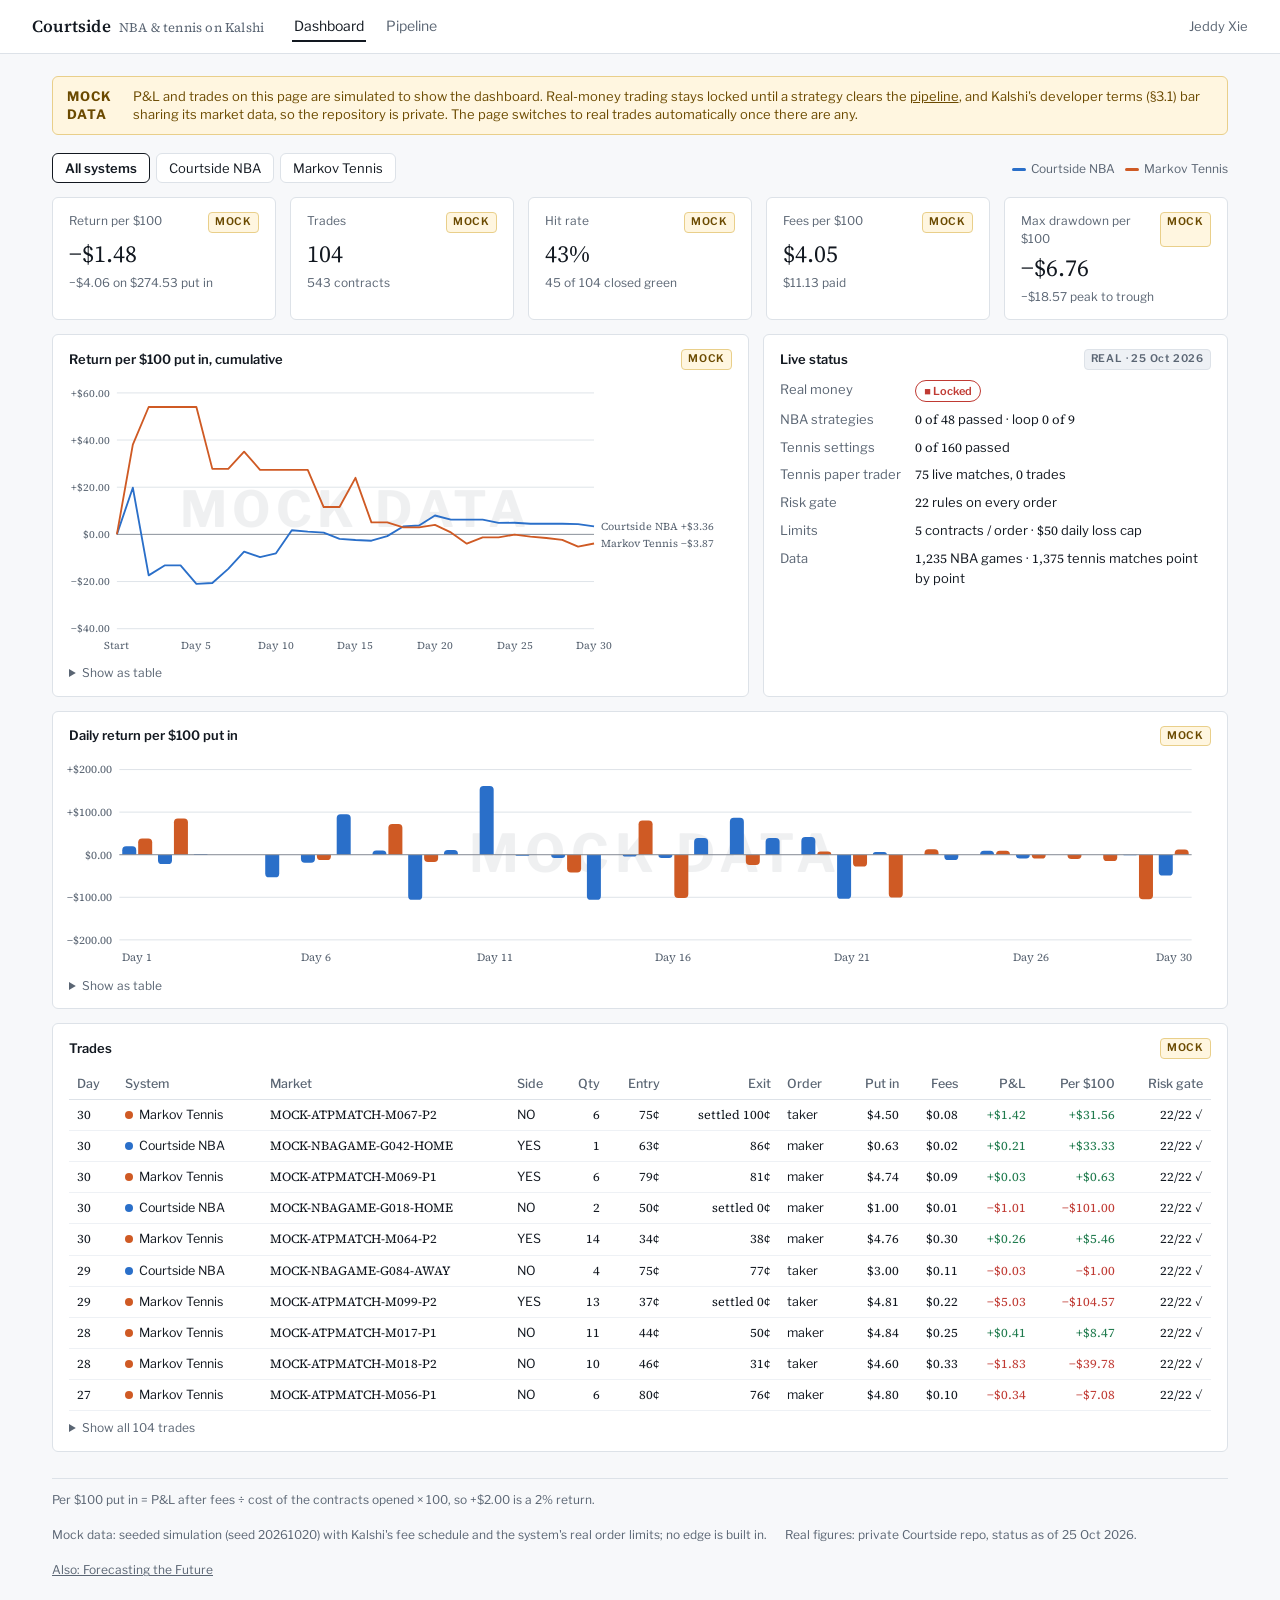
<file: index.html>
<!DOCTYPE html>
<html lang="en">
<head>
<meta charset="utf-8">
<meta name="viewport" content="width=device-width, initial-scale=1">
<title>Courtside · Dashboard</title>
<link rel="preconnect" href="https://fonts.googleapis.com">
<link href="https://fonts.googleapis.com/css2?family=Libre+Franklin:wght@400;500;600;700&family=Source+Serif+4:opsz,wght@8..60,400..700&display=swap" rel="stylesheet">
<link rel="stylesheet" href="assets/style.css">
</head>
<body>
<header class="top">
  <div class="brand">Courtside<small>NBA &amp; tennis on Kalshi</small></div>
  <nav><a class="on" href="index.html">Dashboard</a><a href="pipeline.html">Pipeline</a></nav>
  <div class="who">Jeddy Xie</div>
</header>
<main>
  <div class="mock-banner" id="banner"><b>MOCK DATA</b><span>P&amp;L and trades on this page are simulated to show the dashboard.
    Real-money trading stays locked until a strategy clears the <a href="pipeline.html">pipeline</a>, and Kalshi's developer terms (§3.1) bar sharing its market data, so the repository is private.
    The page switches to real trades automatically once there are any.</span></div>

  <div class="filters" id="filters">
    <button data-f="all" class="on">All systems</button><button data-f="nba">Courtside NBA</button><button data-f="tennis">Markov Tennis</button>
    <span class="key"><span class="sw" style="background:var(--nba)"></span>Courtside NBA<span class="sw" style="background:var(--tennis)"></span>Markov Tennis</span>
  </div>

  <div class="grid tiles" id="kpis"></div>

  <div class="grid two">
    <section class="panel"><h2>Return per $100 put in, cumulative <span class="tag mock">MOCK</span></h2><div id="cum"></div></section>
    <section class="panel"><h2>Live status <span class="tag real">REAL · <span id="asof"></span></span></h2>
      <div class="status" id="status"></div></section>
  </div>

  <section class="panel" style="margin-bottom:14px"><h2>Daily return per $100 put in <span class="tag mock">MOCK</span></h2><div id="daily"></div></section>

  <section class="panel"><h2>Trades <span class="tag mock">MOCK</span></h2>
    <table id="trades"><thead><tr><th>Day</th><th>System</th><th>Market</th><th>Side</th><th class="n">Qty</th><th class="n">Entry</th>
      <th class="n">Exit</th><th>Order</th><th class="n">Put in</th><th class="n">Fees</th><th class="n">P&amp;L</th><th class="n">Per $100</th><th class="n">Risk gate</th></tr></thead><tbody></tbody></table>
    <details class="tv" id="more"><summary>Show all trades</summary></details>
  </section>

  <footer><span>Per $100 put in = P&amp;L after fees ÷ cost of the contracts opened × 100, so +$2.00 is a 2% return.</span>
    <span id="src"></span>
    <span>Real figures: private Courtside repo, status as of <span id="asof2"></span>.</span>
    <a href="https://jeddy-xie.github.io/forecasting-the-future/">Also: Forecasting the Future</a></footer>
</main>
<script src="assets/facts.js"></script>
<script src="assets/mock.js"></script>
<script src="assets/charts.js"></script>
<script>
const SYS = { nba: { label: "Courtside NBA", color: "var(--nba)", cssv: "--nba" }, tennis: { label: "Markov Tennis", color: "var(--tennis)", cssv: "--tennis" } };
const cents = (p) => Math.round(p * 100) + "¢";
const sum = (a) => a.reduce((x, y) => x + y, 0);
const per100 = (pnl, putIn) => (putIn > 0 ? (100 * pnl) / putIn : 0);
const p100 = (v) => usd(v);                       // dollars per $100 put in
let DATA;                                         // { trades, days, labels, real }

function render(filter) {
  const keys = filter === "all" ? ["nba", "tennis"] : [filter];
  const T = DATA.trades.filter((t) => keys.includes(t.sys));
  const days = Array.from({ length: DATA.days }, (_, i) => i + 1), dayLab = (d) => (d ? DATA.labels[d - 1] : "Start");
  // KPIs, all money in dollars per $100 put in
  const pnl = sum(T.map((t) => t.pnl)), fees = sum(T.map((t) => t.fees)), putIn = sum(T.map((t) => t.put_in));
  const wins = T.filter((t) => t.pnl > 0).length;
  let run = 0, peak = 0, dd = 0; T.slice().sort((a, b) => a.day - b.day || a.i - b.i).forEach((t) => { run += t.pnl; peak = Math.max(peak, run); dd = Math.min(dd, run - peak); });
  const tiles = [["Return per $100", p100(per100(pnl, putIn)), `${usd(pnl)} on $${putIn.toFixed(2)} put in`],
    ["Trades", T.length, `${sum(T.map((t) => t.qty))} contracts`],
    ["Hit rate", Math.round((100 * wins) / (T.length || 1)) + "%", `${wins} of ${T.length} closed green`],
    ["Fees per $100", "$" + per100(fees, putIn).toFixed(2), `$${fees.toFixed(2)} paid`],
    ["Max drawdown per $100", p100(per100(dd, putIn)), `${usd(dd)} peak to trough`]];
  document.getElementById("kpis").innerHTML = tiles.map(([k, v, s]) =>
    `<div class="panel tile"><div class="k">${k}${TAG}</div><div class="v">${v}</div><div class="s">${s}</div></div>`).join("");
  // cumulative return per $100 put in
  const series = keys.map((k) => { let cp = 0, ci = 0; return { key: k, label: SYS[k].label, color: css(SYS[k].cssv),
    points: [[0, 0], ...days.map((d) => { const td = DATA.trades.filter((t) => t.sys === k && t.day === d);
      cp += sum(td.map((t) => t.pnl)); ci += sum(td.map((t) => t.put_in)); return [d, +per100(cp, ci).toFixed(2)]; })] }; });
  const host = document.getElementById("cum");
  lineChart(host, series, { yFmt: p100, xFmt: dayLab, tipX: (d) => dayLab(d) + " · per $100 put in",
    xTicks: [0, ...days.filter((d) => d % 5 === 0 || d === DATA.days)], watermark: WATER, size: { w: 720, h: 300, r: 150 } });
  tableView(host, ["Day", ...series.map((s) => s.label + " per $100")], days.map((d) => [dayLab(d), ...series.map((s) => p100(s.points[d][1]))]));
  // daily return per $100 put in
  const dhost = document.getElementById("daily");
  const ds = keys.map((k) => ({ label: SYS[k].label, color: css(SYS[k].cssv), values: days.map((d) => {
    const td = DATA.trades.filter((t) => t.sys === k && t.day === d); return +per100(sum(td.map((t) => t.pnl)), sum(td.map((t) => t.put_in))).toFixed(2); }) }));
  barChart(dhost, days, ds, { yFmt: p100, xFmt: dayLab, tipX: (d) => dayLab(d) + " · per $100 put in", every: 5, watermark: WATER, size: { w: 1180, h: 220, r: 20 } });
  tableView(dhost, ["Day", ...ds.map((s) => s.label + " per $100")], days.map((d, i) => [dayLab(d), ...ds.map((s) => p100(s.values[i]))]));
  // trades
  const row = (t) => `<tr><td class="num">${t.date || t.day}</td><td><span class="dot" style="background:${SYS[t.sys].color}"></span>${SYS[t.sys].label}</td>
    <td class="num">${t.market}</td><td>${t.side}</td><td class="n">${t.qty}</td><td class="n">${cents(t.entry)}</td>
    <td class="n">${t.settle ? (t.exit ? "settled 100¢" : "settled 0¢") : cents(t.exit)}</td><td>${t.maker ? "maker" : "taker"}</td>
    <td class="n">$${t.put_in.toFixed(2)}</td><td class="n">$${t.fees.toFixed(2)}</td><td class="n ${t.pnl > 0 ? "pos" : t.pnl < 0 ? "neg" : ""}">${usd(t.pnl)}</td>
    <td class="n ${t.pnl > 0 ? "pos" : t.pnl < 0 ? "neg" : ""}">${p100(per100(t.pnl, t.put_in))}</td><td class="n">${t.gate || FACTS.gateRules + "/" + FACTS.gateRules} ✓</td></tr>`;
  const sorted = T.slice().sort((a, b) => b.day - a.day || b.i - a.i);
  document.querySelector("#trades tbody").innerHTML = sorted.length ? sorted.slice(0, 10).map(row).join("")
    : `<tr><td colspan="13" style="color:var(--muted)">No closed trades for this system yet.</td></tr>`;
  document.getElementById("more").innerHTML = `<summary>Show all ${sorted.length} trades</summary><table>${sorted.slice(10).map(row).join("")}</table>`;
}

let TAG = '<span class="tag mock">MOCK</span>', WATER = "MOCK DATA";
async function boot() {
  let live = null;                                 // data/live.json is written by tools/update_live.py from the real-money ledgers
  try { const r = await fetch("data/live.json", { cache: "no-store" }); if (r.ok) live = await r.json(); } catch (e) {}
  if (live && live.facts) Object.assign(FACTS, live.facts);
  if (live && live.mode === "real" && live.trades && live.trades.length) {
    const dates = [...new Set(live.trades.map((t) => t.date))].sort();
    DATA = { real: true, days: dates.length, labels: dates,
      trades: live.trades.map((t, i) => ({ ...t, i, day: dates.indexOf(t.date) + 1 })) };
    TAG = '<span class="tag real">REAL</span>'; WATER = "";
    document.getElementById("banner").remove();
    document.querySelectorAll("h2 .tag.mock").forEach((e) => { e.className = "tag real"; e.textContent = "REAL"; });
    document.getElementById("src").textContent = `Trades: real-money ledgers, updated ${live.generated_utc.slice(0, 10)}.`;
  } else {
    DATA = { real: false, days: MOCK.days, labels: Array.from({ length: MOCK.days }, (_, i) => "Day " + (i + 1)), trades: MOCK.trades };
    document.getElementById("src").textContent = `Mock data: seeded simulation (seed ${MOCK.seed}) with Kalshi's fee schedule and the system's real order limits; no edge is built in.`;
  }
  const F = FACTS;
  document.getElementById("status").innerHTML = [
    ["Real money", F.realMoney === "Locked" ? `<span class="chip block">■ Locked</span>` : `<span class="chip done">● ${F.realMoney}</span>`],
    ["NBA strategies", `<span class="num">${F.nba.passed} of ${F.nba.registered}</span> passed · loop <span class="num">${F.nba.loopPassed} of ${F.nba.loopTested}</span>`],
    ["Tennis settings", `<span class="num">${F.tennis.passed} of ${F.tennis.settings}</span> passed`],
    ["Tennis paper trader", `<span class="num">${F.tennis.paperMatches}</span> live matches, <span class="num">${F.tennis.paperTrades}</span> trades`],
    ["Risk gate", `<span class="num">${F.gateRules}</span> rules on every order`],
    ["Limits", `<span class="num">${F.limits.contractsPerOrder}</span> contracts / order · <span class="num">$${F.limits.dailyLossCap}</span> daily loss cap`],
    ["Data", `<span class="num">${F.nba.games.toLocaleString()}</span> NBA games · <span class="num">${F.tennis.pbpMatches.toLocaleString()}</span> tennis matches point by point`],
  ].map(([k, v]) => `<div class="k">${k}</div><div>${v}</div>`).join("");
  ["asof", "asof2"].forEach((id) => (document.getElementById(id).textContent = F.asOf));
  render("all");
}
document.getElementById("filters").addEventListener("click", (e) => { const b = e.target.closest("button"); if (!b) return;
  document.querySelectorAll("#filters button").forEach((x) => x.classList.toggle("on", x === b)); render(b.dataset.f); });
matchMedia("(prefers-color-scheme: dark)").addEventListener("change", () => render(document.querySelector("#filters .on").dataset.f));
boot();
</script>
</body>
</html>
</file>
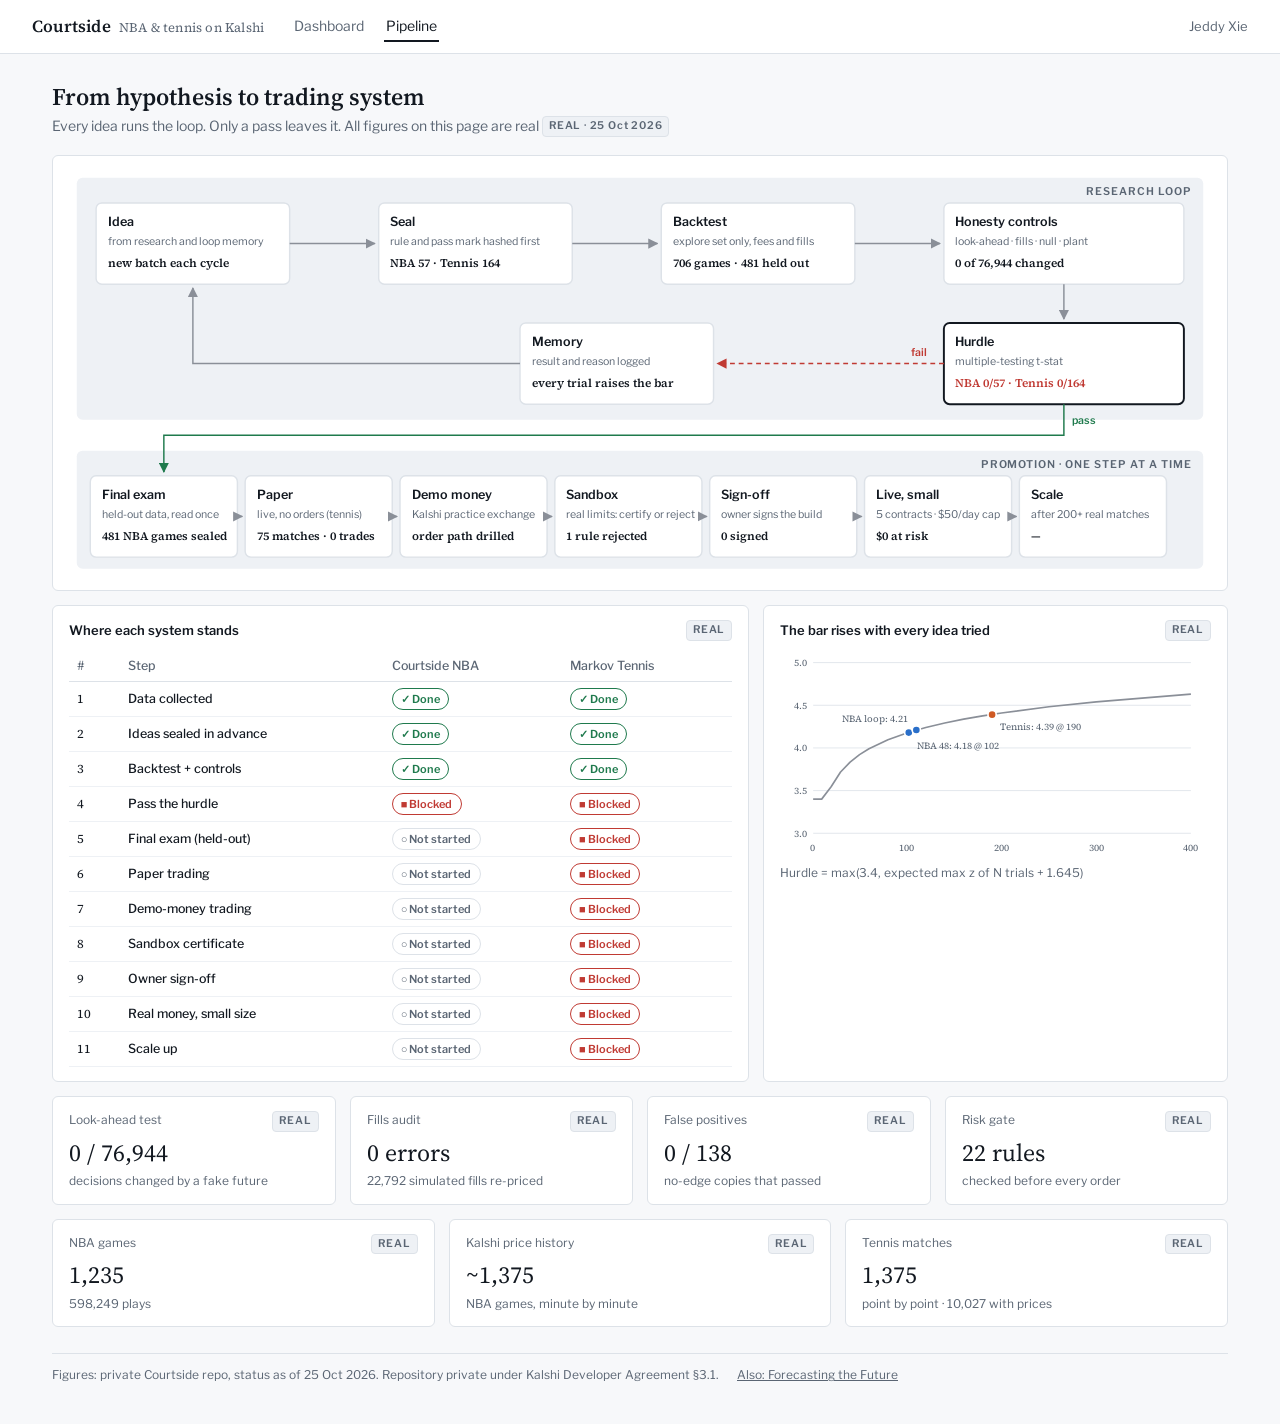
<file: pipeline.html>
<!DOCTYPE html>
<html lang="en">
<head>
<meta charset="utf-8">
<meta name="viewport" content="width=device-width, initial-scale=1">
<title>Courtside · Pipeline</title>
<link rel="preconnect" href="https://fonts.googleapis.com">
<link href="https://fonts.googleapis.com/css2?family=Libre+Franklin:wght@400;500;600;700&family=Source+Serif+4:opsz,wght@8..60,400..700&display=swap" rel="stylesheet">
<link rel="stylesheet" href="assets/style.css">
</head>
<body>
<header class="top">
  <div class="brand">Courtside<small>NBA &amp; tennis on Kalshi</small></div>
  <nav><a href="index.html">Dashboard</a><a class="on" href="pipeline.html">Pipeline</a></nav>
  <div class="who">Jeddy Xie</div>
</header>
<main>
  <h1>From hypothesis to trading system</h1>
  <p class="sub">Every idea runs the loop. Only a pass leaves it. All figures on this page are real <span class="tag real">REAL · <span class="asof"></span></span></p>

  <section class="panel loop" style="margin-bottom:14px"><svg id="loop" viewBox="0 0 1180 420"></svg></section>

  <div class="grid two">
    <section class="panel"><h2>Where each system stands <span class="tag real">REAL</span></h2>
      <table class="steps"><thead><tr><th>#</th><th>Step</th><th>Courtside NBA</th><th>Markov Tennis</th></tr></thead><tbody id="steps"></tbody></table></section>
    <section class="panel"><h2>The bar rises with every idea tried <span class="tag real">REAL</span></h2>
      <div id="hurdle"></div>
      <div class="s" style="color:var(--muted);font-size:12px;margin-top:6px">Hurdle = max(3.4, expected max z of N trials + 1.645)</div></section>
  </div>

  <div class="grid tiles four" id="controls"></div>
  <div class="grid tiles three" id="data"></div>

  <footer><span>Figures: private Courtside repo, status as of <span class="asof"></span>. Repository private under Kalshi Developer Agreement §3.1.</span>
    <a href="https://jeddy-xie.github.io/forecasting-the-future/">Also: Forecasting the Future</a></footer>
</main>
<script src="assets/facts.js"></script>
<script src="assets/charts.js"></script>
<script>
const F = FACTS, N = F.nba, T = F.tennis;
document.querySelectorAll(".asof").forEach((e) => (e.textContent = F.asOf));

// ---- loop diagram
const svg = document.getElementById("loop"), W = 200, H = 84;
const zone = (x, y, w, h, label) => { el("rect", { class: "zone", x, y, width: w, height: h, rx: 6 }, svg);
  el("text", { class: "zlab", x: x + w - 12, y: y + 18, "text-anchor": "end" }, svg).textContent = label; };
zone(8, 8, 1164, 250, "RESEARCH LOOP");
zone(8, 290, 1164, 122, "PROMOTION · ONE STEP AT A TIME");
const node = (x, y, t, d, c, opt = {}) => {
  const g = el("g", { class: "node" + (opt.gate ? " gate" : "") }, svg), w = opt.w || W;
  el("rect", { x, y, width: w, height: H, rx: 6 }, g);
  el("text", { class: "t", x: x + 12, y: y + 24 }, g).textContent = t;
  el("text", { class: "d", x: x + 12, y: y + 44 }, g).textContent = d;
  const ct = el("text", { class: "c", x: x + 12, y: y + 66, fill: opt.cc || "var(--ink)" }, g); ct.textContent = c;
  return { x, y, w, cx: x + w / 2, cy: y + H / 2, r: x + w, b: y + H };
};
el("defs", {}, svg).innerHTML = ["n", "g", "b"].map((k, i) => `<marker id="a${k}" viewBox="0 0 10 10" refX="9" refY="5" markerWidth="7" markerHeight="7" orient="auto-start-reverse">
  <path d="M0 0L10 5L0 10z" fill="${["var(--neutral)", "var(--good)", "var(--bad)"][i]}"/></marker>`).join("");
const edge = (d, cls = "", m = "n") => el("path", { d, class: "edge " + cls, "marker-end": `url(#a${m})` }, svg);

const idea = node(28, 34, "Idea", "from research and loop memory", "new batch each cycle");
const seal = node(320, 34, "Seal", "rule and pass mark hashed first", `NBA ${N.registered + N.loopTested} · Tennis ${T.rules + T.settings}`);
const back = node(612, 34, "Backtest", "explore set only, fees and fills", `${N.explore} games · ${N.holdout} held out`);
const ctrl = node(904, 34, "Honesty controls", "look-ahead · fills · null · plant", `0 of ${N.lookaheadDecisions.toLocaleString()} changed`, { w: 248 });
const hurd = node(904, 158, "Hurdle", "multiple-testing t-stat", `NBA 0/${N.registered + N.loopTested} · Tennis 0/${T.rules + T.settings}`, { gate: true, w: 248, cc: "var(--bad)" });
const mem = node(466, 158, "Memory", "result and reason logged", "every trial raises the bar");
edge(`M${idea.r} ${idea.cy}H${seal.x - 4}`); edge(`M${seal.r} ${seal.cy}H${back.x - 4}`); edge(`M${back.r} ${back.cy}H${ctrl.x - 4}`);
edge(`M${ctrl.cx} ${ctrl.b}V${hurd.y - 4}`);
edge(`M${hurd.x} ${hurd.cy}H${mem.r + 4}`, "fail", "b");
el("text", { class: "elab", x: hurd.x - 34, y: hurd.cy - 8, fill: "var(--bad)" }, svg).textContent = "fail";
edge(`M${mem.x} ${mem.cy}H${idea.cx}V${idea.b + 4}`, "", "n");

const P = [
  ["Final exam", "held-out data, read once", `${N.holdout} NBA games sealed`],
  ["Paper", "live, no orders (tennis)", `${T.paperMatches} matches · ${T.paperTrades} trades`],
  ["Demo money", "Kalshi practice exchange", "order path drilled"],
  ["Sandbox", "real limits: certify or reject", "1 rule rejected"],
  ["Sign-off", "owner signs the build", "0 signed"],
  ["Live, small", `${F.limits.contractsPerOrder} contracts · $${F.limits.dailyLossCap}/day cap`, "$0 at risk"],
  ["Scale", "after 200+ real matches", "—"],
];
const pw = 152, pg = 8, px0 = 22;
const pn = P.map(([t, d, c], i) => node(px0 + i * (pw + pg), 316, t, d, c, { w: pw }));
pn.slice(1).forEach((n, i) => edge(`M${pn[i].r} ${n.cy}H${n.x - 3}`));
edge(`M${hurd.cx} ${hurd.b}V274H${pn[0].cx}V${pn[0].y - 4}`, "pass", "g");
el("text", { class: "elab", x: hurd.cx + 8, y: hurd.b + 20, fill: "var(--good)" }, svg).textContent = "pass";

// ---- steps
const chip = { done: '<span class="chip done">✓ Done</span>', prog: '<span class="chip prog">◐ In progress</span>',
  block: '<span class="chip block">■ Blocked</span>', none: '<span class="chip none">○ Not started</span>' };
document.getElementById("steps").innerHTML = F.steps.map(([s, a, b], i) =>
  `<tr><td class="num">${i + 1}</td><td class="step">${s}</td><td>${chip[a]}</td><td>${chip[b]}</td></tr>`).join("");

// ---- hurdle curve
lineChart(document.getElementById("hurdle"), [{ key: "h", label: "hurdle", color: css("--neutral"), points: F.hurdleCurve }], {
  zeroBase: false, yMin: 3.2, yMax: 4.7, yFmt: (v) => v.toFixed(1), xFmt: (v) => v, tipX: (v) => `${v} trials`, endLabels: false,
  xTicks: [0, 100, 200, 300, 400], size: { w: 520, h: 250, r: 24, l: 40 },
  markers: [
    { x: N.trials, y: N.hurdle, color: css("--nba"), label: `NBA 48: ${N.hurdle} @ ${N.trials}`, dx: 10, dy: 20 },
    { x: N.loopTrials, y: N.loopHurdle, color: css("--nba"), label: `NBA loop: ${N.loopHurdle}`, dx: -10, dy: -10, anchor: "end" },
    { x: T.trials, y: T.hurdle, color: css("--tennis"), label: `Tennis: ${T.hurdle} @ ${T.trials}`, dx: 10, dy: 18 },
  ] });

// ---- tiles
const tile = (k, v, s) => `<div class="panel tile"><div class="k">${k}<span class="tag real">REAL</span></div><div class="v">${v}</div><div class="s">${s}</div></div>`;
document.getElementById("controls").innerHTML = [
  tile("Look-ahead test", `0 / ${N.lookaheadDecisions.toLocaleString()}`, "decisions changed by a fake future"),
  tile("Fills audit", `${N.fillErrors} errors`, `${N.fillsAudited.toLocaleString()} simulated fills re-priced`),
  tile("False positives", `${T.nullPassed} / ${T.nullCopies}`, "no-edge copies that passed"),
  tile("Risk gate", `${F.gateRules} rules`, "checked before every order"),
].join("");
document.getElementById("data").innerHTML = [
  tile("NBA games", N.games.toLocaleString(), `${N.plays.toLocaleString()} plays`),
  tile("Kalshi price history", "~" + N.priceGames.toLocaleString(), "NBA games, minute by minute"),
  tile("Tennis matches", T.pbpMatches.toLocaleString(), `point by point · ${T.pricedMatches.toLocaleString()} with prices`),
].join("");
</script>
</body>
</html>
</file>
<file: assets/style.css>
/* Courtside public page. Tokens from Kalshi/docs/DESIGN.md; series colours validated with the dataviz validator
   (light #2a6fc9/#cf5a24 on #ffffff, dark #3987e5/#d95926 on #141a22: all checks pass). */
:root {
  color-scheme: light;
  --bg: #f7f8fa; --panel: #ffffff; --ink: #121820; --muted: #5a6573; --rule: #dde2e8; --faint: #eef1f5;
  --nba: #2a6fc9; --tennis: #cf5a24; --neutral: #8a8f98;
  --good: #1f7a4d; --bad: #c03a33; --warn: #9a6700;
  --mock-bg: #fff6e0; --mock-ink: #6b4a00; --mock-rule: #e9cf8a;
  --sans: "Libre Franklin", "Franklin Gothic Book", "Helvetica Neue", Arial, sans-serif;            /* labels, navigation */
  --serif: "Source Serif 4", Georgia, "Times New Roman", serif;  /* headings and every number: default digits are tabular and lining */
}
@media (prefers-color-scheme: dark) {
  :root {
    color-scheme: dark;
    --bg: #0d1117; --panel: #141a22; --ink: #e6ebf1; --muted: #97a3b1; --rule: #26303b; --faint: #1a212b;
    --nba: #3987e5; --tennis: #d95926; --neutral: #8d96a3;
    --good: #4fbf86; --bad: #ef7a72; --warn: #e0b54a;
    --mock-bg: #2a2310; --mock-ink: #f0d58a; --mock-rule: #5c4a1c;
  }
}
* { box-sizing: border-box; }
body { margin: 0; background: var(--bg); color: var(--ink); font: 14px/1.45 var(--sans); }
a { color: inherit; }
.num, td.n, .tile .v { font-family: var(--serif); font-variant-numeric: tabular-nums lining-nums; }

header.top { display: flex; align-items: center; gap: 28px; padding: 14px 32px; border-bottom: 1px solid var(--rule); background: var(--panel); }
.brand { font-family: var(--serif); font-weight: 600; font-size: 17px; letter-spacing: .2px; }
.brand small { font-weight: 400; color: var(--muted); margin-left: 8px; font-size: 13px; }
nav a { text-decoration: none; color: var(--muted); padding: 6px 2px; margin-right: 18px; border-bottom: 2px solid transparent; }
nav a.on { color: var(--ink); border-color: var(--ink); }
header.top .who { margin-left: auto; color: var(--muted); font-size: 13px; }

main { max-width: 1240px; margin: 0 auto; padding: 22px 32px 40px; }
h1 { font-family: var(--serif); font-size: 24px; margin: 4px 0 2px; font-weight: 600; }
.sub { color: var(--muted); margin: 0 0 18px; }

.mock-banner { display: flex; gap: 12px; align-items: baseline; background: var(--mock-bg); color: var(--mock-ink);
  border: 1px solid var(--mock-rule); border-radius: 6px; padding: 10px 14px; margin-bottom: 18px; font-size: 13px; }
.mock-banner b { font-family: var(--sans); font-weight: 700; letter-spacing: 1px; }
.tag { display: inline-block; font: 600 10.5px/1 var(--sans); letter-spacing: .8px; padding: 4px 6px; border-radius: 4px; vertical-align: 2px; }
.tag.mock { background: var(--mock-bg); color: var(--mock-ink); border: 1px solid var(--mock-rule); }
.tag.real { background: var(--faint); color: var(--muted); border: 1px solid var(--rule); }

.filters { display: flex; gap: 6px; margin: 0 0 14px; align-items: center; }
.filters button { font: 13px var(--sans); color: var(--ink); background: var(--panel); border: 1px solid var(--rule); border-radius: 6px; padding: 6px 12px; cursor: pointer; }
.filters button.on { border-color: var(--ink); font-weight: 600; }
.filters .key { margin-left: auto; color: var(--muted); font-size: 12px; }
.sw { display: inline-block; width: 14px; height: 3px; border-radius: 2px; vertical-align: middle; margin: 0 5px 0 10px; }

.grid { display: grid; gap: 14px; }
.tiles { grid-template-columns: repeat(5, 1fr); margin-bottom: 14px; }
.tiles.four { grid-template-columns: repeat(4, 1fr); }
.tiles.three { grid-template-columns: repeat(3, 1fr); }
.panel { background: var(--panel); border: 1px solid var(--rule); border-radius: 6px; padding: 14px 16px; }
.panel h2 { font-size: 13px; font-weight: 600; margin: 0 0 10px; display: flex; gap: 8px; align-items: center; }
.panel h2 .tag { margin-left: auto; }
.tile .k { color: var(--muted); font-size: 12px; display: flex; justify-content: space-between; }
.tile .v { font-size: 24px; margin-top: 4px; }
.tile .s { color: var(--muted); font-size: 12px; margin-top: 2px; }
.two { grid-template-columns: 3fr 2fr; margin-bottom: 14px; }

.chart { position: relative; }
.chart svg { display: block; width: 100%; height: auto; overflow: visible; }
.chart .grid line { stroke: var(--rule); stroke-width: 1; }
.chart .axis text, .chart .lab { fill: var(--muted); font: 11.5px var(--serif); }
.chart .zero { stroke: var(--neutral); stroke-width: 1; }
.chart .water { fill: var(--muted); opacity: .09; font: 700 54px var(--sans); letter-spacing: 6px; }
.chart .xhair { stroke: var(--muted); stroke-width: 1; stroke-dasharray: 3 3; }
.tip { position: absolute; pointer-events: none; background: var(--panel); border: 1px solid var(--rule); border-radius: 6px;
  padding: 7px 9px; font: 12.5px var(--serif); box-shadow: 0 2px 10px rgba(0,0,0,.08); white-space: nowrap; display: none; z-index: 2; }
.tip .t { color: var(--muted); margin-bottom: 3px; }
details.tv { margin-top: 8px; font-size: 12px; color: var(--muted); }
details.tv summary { cursor: pointer; }

table { width: 100%; border-collapse: collapse; font-size: 12.5px; }
th { text-align: left; color: var(--muted); font-weight: 500; border-bottom: 1px solid var(--rule); padding: 6px 8px; }
td { padding: 6px 8px; border-bottom: 1px solid var(--faint); }
td.n, th.n { text-align: right; }
.pos { color: var(--good); } .neg { color: var(--bad); }
.dot { display: inline-block; width: 8px; height: 8px; border-radius: 50%; margin-right: 6px; }

.status { display: grid; grid-template-columns: auto 1fr; gap: 8px 14px; font-size: 13px; }
.status .k { color: var(--muted); }
.chip { display: inline-flex; gap: 5px; align-items: center; font: 600 11px var(--sans); padding: 3px 8px; border-radius: 999px; border: 1px solid; }
.chip.done { color: var(--good); border-color: currentColor; }
.chip.prog { color: var(--warn); border-color: currentColor; }
.chip.block { color: var(--bad); border-color: currentColor; }
.chip.none { color: var(--muted); border-color: var(--rule); }

/* pipeline page */
.loop svg { width: 100%; height: auto; display: block; }
.loop .node rect { fill: var(--panel); stroke: var(--rule); stroke-width: 1.5; }
.loop .node.gate rect { stroke: var(--ink); stroke-width: 2; }
.loop .node text.t { fill: var(--ink); font: 600 13px var(--sans); }
.loop .node text.d { fill: var(--muted); font: 11px var(--sans); }
.loop .node text.c { font: 600 12px var(--serif); }
.loop .edge { stroke: var(--neutral); stroke-width: 1.5; fill: none; }
.loop .edge.fail { stroke: var(--bad); stroke-dasharray: 5 4; }
.loop .edge.pass { stroke: var(--good); }
.loop .elab { font: 600 11px var(--sans); }
.loop .zone { fill: var(--faint); }
.loop .zlab { fill: var(--muted); font: 600 11px var(--sans); letter-spacing: 1px; }
.steps td { vertical-align: middle; }
.steps td.step { white-space: nowrap; font-weight: 500; }
.steps td.note { color: var(--muted); font-size: 12px; }
footer { color: var(--muted); font-size: 12px; border-top: 1px solid var(--rule); margin-top: 26px; padding-top: 12px; display: flex; gap: 18px; flex-wrap: wrap; }
@media (max-width: 900px) { .tiles, .tiles.four, .tiles.three, .two { grid-template-columns: 1fr 1fr; } main { padding: 16px; } }
</file>
